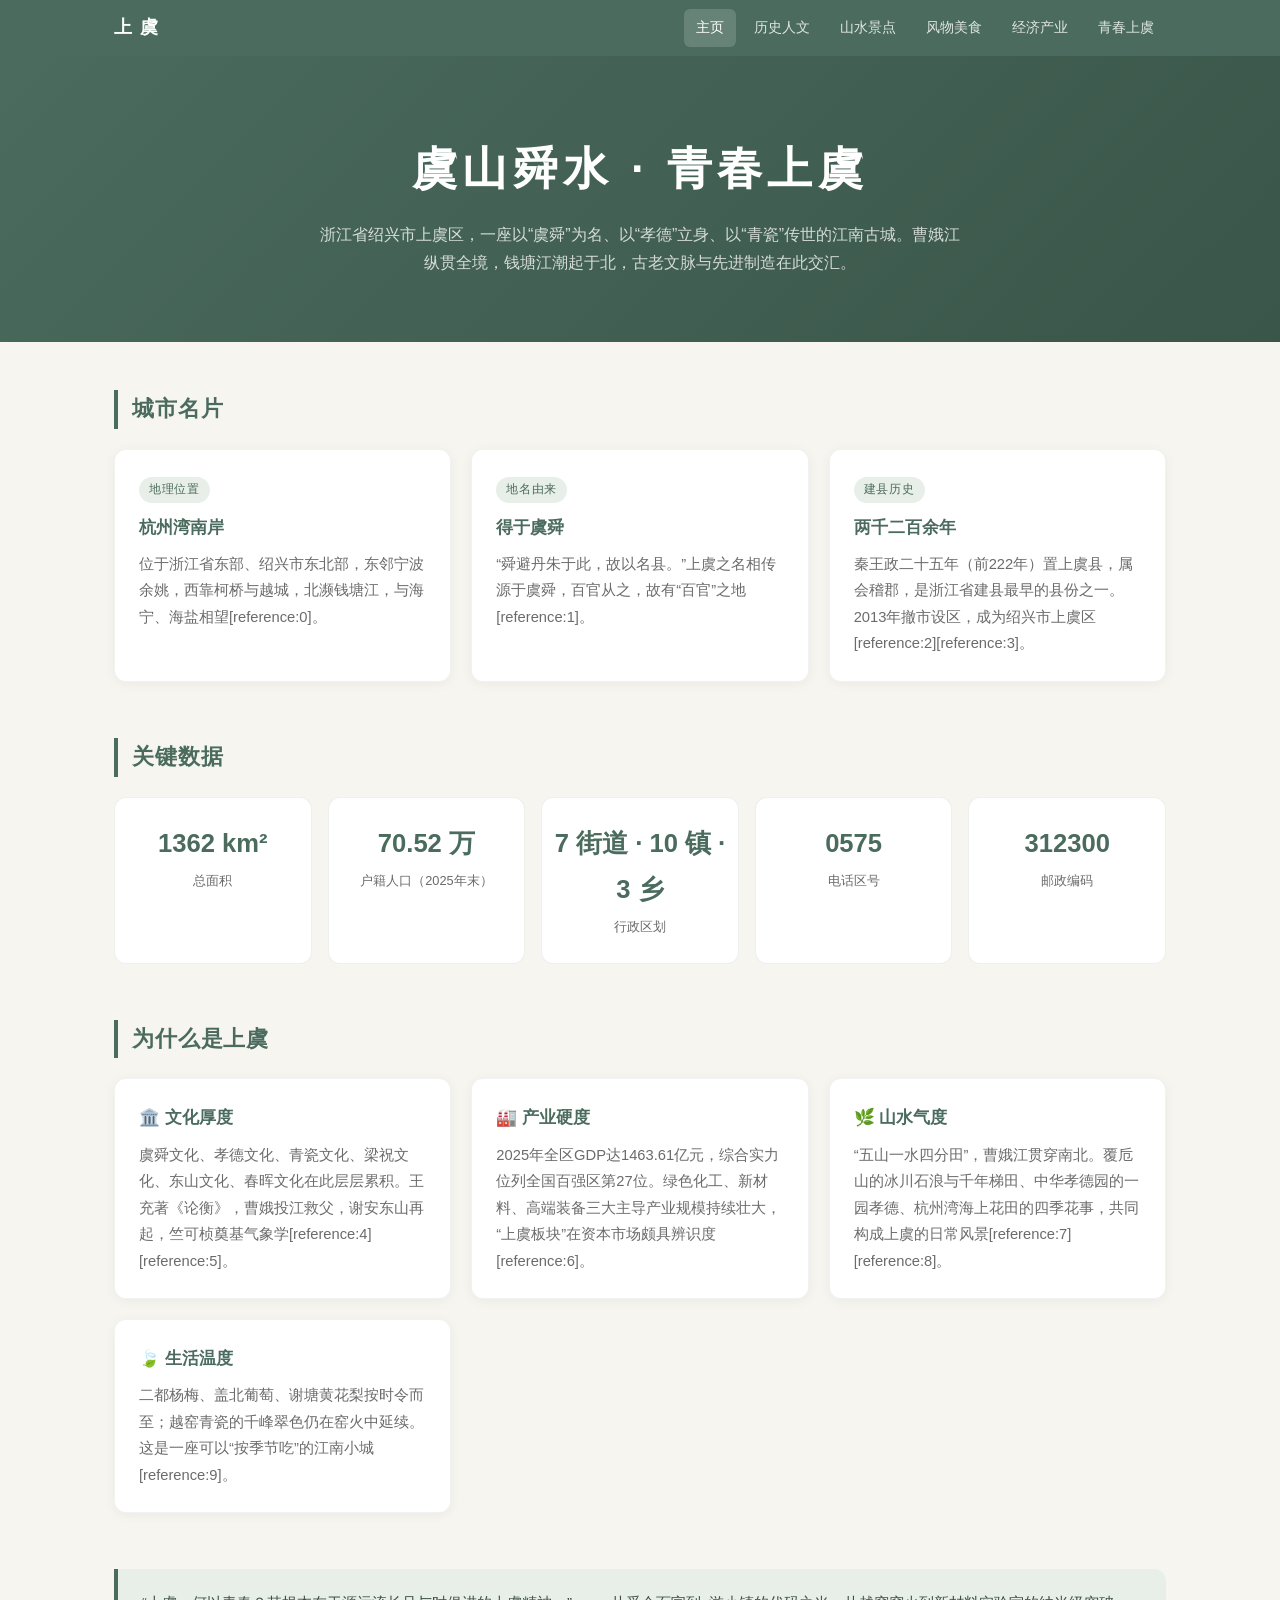
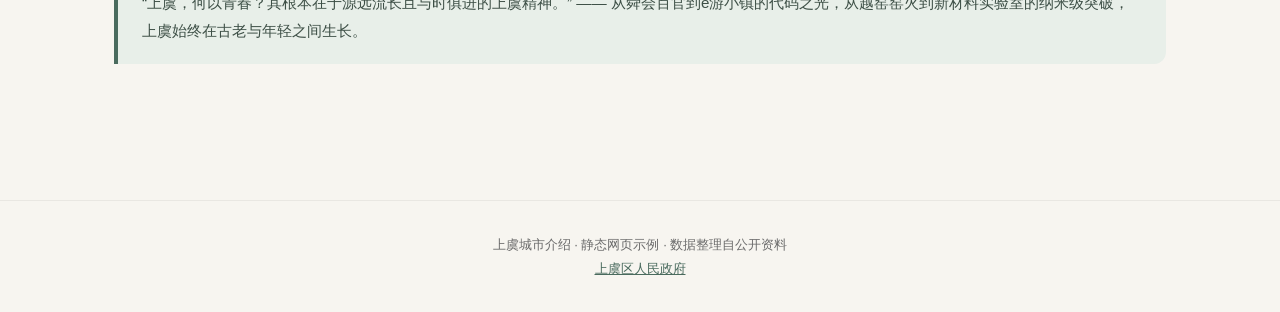
<file: index.html>
<!DOCTYPE html>
<html lang="zh-CN">
<head>
  <meta charset="UTF-8">
  <meta name="viewport" content="width=device-width, initial-scale=1.0">
  <title>上虞 · 虞山舜水，青春之城</title>
  <link rel="stylesheet" href="style.css">
</head>
<body>

<nav>
  <div class="nav-inner">
    <a class="nav-brand" href="index.html">上 虞</a>
    <div class="nav-links">
      <a href="index.html" class="active">主页</a>
      <a href="history.html">历史人文</a>
      <a href="tourism.html">山水景点</a>
      <a href="food.html">风物美食</a>
      <a href="economy.html">经济产业</a>
      <a href="modern.html">青春上虞</a>
    </div>
  </div>
</nav>

<header class="hero">
  <h1>虞山舜水 · 青春上虞</h1>
  <p>浙江省绍兴市上虞区，一座以“虞舜”为名、以“孝德”立身、以“青瓷”传世的江南古城。曹娥江纵贯全境，钱塘江潮起于北，古老文脉与先进制造在此交汇。</p>
</header>

<main>

  <section>
    <h2>城市名片</h2>
    <div class="grid grid-3">
      <div class="card">
        <span class="tag">地理位置</span>
        <h3>杭州湾南岸</h3>
        <p>位于浙江省东部、绍兴市东北部，东邻宁波余姚，西靠柯桥与越城，北濒钱塘江，与海宁、海盐相望[reference:0]。</p>
      </div>
      <div class="card">
        <span class="tag">地名由来</span>
        <h3>得于虞舜</h3>
        <p>“舜避丹朱于此，故以名县。”上虞之名相传源于虞舜，百官从之，故有“百官”之地[reference:1]。</p>
      </div>
      <div class="card">
        <span class="tag">建县历史</span>
        <h3>两千二百余年</h3>
        <p>秦王政二十五年（前222年）置上虞县，属会稽郡，是浙江省建县最早的县份之一。2013年撤市设区，成为绍兴市上虞区[reference:2][reference:3]。</p>
      </div>
    </div>
  </section>

  <section>
    <h2>关键数据</h2>
    <div class="stats">
      <div class="stat"><span class="num">1362 km²</span><span class="label">总面积</span></div>
      <div class="stat"><span class="num">70.52 万</span><span class="label">户籍人口（2025年末）</span></div>
      <div class="stat"><span class="num">7 街道 · 10 镇 · 3 乡</span><span class="label">行政区划</span></div>
      <div class="stat"><span class="num">0575</span><span class="label">电话区号</span></div>
      <div class="stat"><span class="num">312300</span><span class="label">邮政编码</span></div>
    </div>
  </section>

  <section>
    <h2>为什么是上虞</h2>
    <div class="grid grid-2">
      <div class="card">
        <h3>🏛️ 文化厚度</h3>
        <p>虞舜文化、孝德文化、青瓷文化、梁祝文化、东山文化、春晖文化在此层层累积。王充著《论衡》，曹娥投江救父，谢安东山再起，竺可桢奠基气象学[reference:4][reference:5]。</p>
      </div>
      <div class="card">
        <h3>🏭 产业硬度</h3>
        <p>2025年全区GDP达1463.61亿元，综合实力位列全国百强区第27位。绿色化工、新材料、高端装备三大主导产业规模持续壮大，“上虞板块”在资本市场颇具辨识度[reference:6]。</p>
      </div>
      <div class="card">
        <h3>🌿 山水气度</h3>
        <p>“五山一水四分田”，曹娥江贯穿南北。覆卮山的冰川石浪与千年梯田、中华孝德园的一园孝德、杭州湾海上花田的四季花事，共同构成上虞的日常风景[reference:7][reference:8]。</p>
      </div>
      <div class="card">
        <h3>🍃 生活温度</h3>
        <p>二都杨梅、盖北葡萄、谢塘黄花梨按时令而至；越窑青瓷的千峰翠色仍在窑火中延续。这是一座可以“按季节吃”的江南小城[reference:9]。</p>
      </div>
    </div>
  </section>

  <section>
    <div class="quote">
      “上虞，何以青春？其根本在于源远流长且与时俱进的上虞精神。” —— 从舜会百官到e游小镇的代码之光，从越窑窑火到新材料实验室的纳米级突破，上虞始终在古老与年轻之间生长。
    </div>
  </section>

</main>

<footer>
  <p>上虞城市介绍 · 静态网页示例 · 数据整理自公开资料</p>
  <p><a href="https://www.shangyu.gov.cn/" target="_blank" rel="noopener">上虞区人民政府</a></p>
</footer>

</body>
</html>
</file>
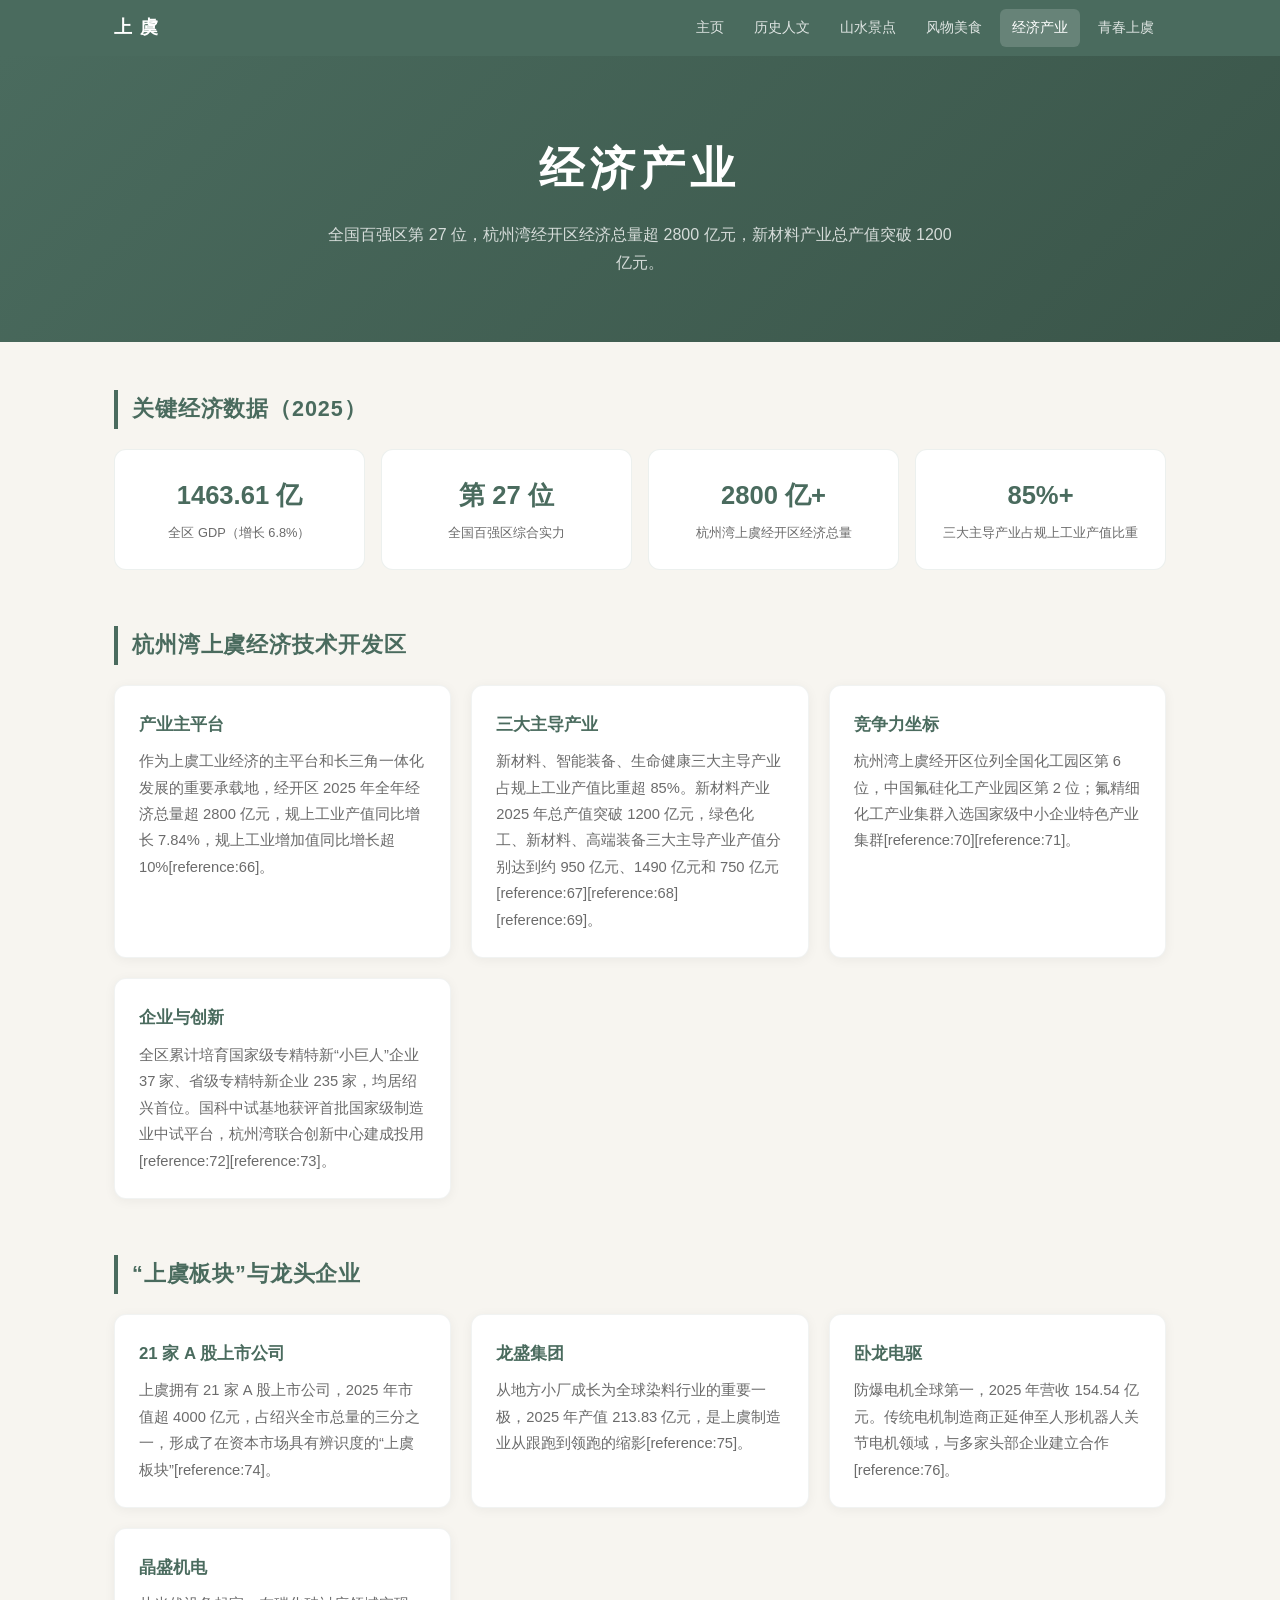
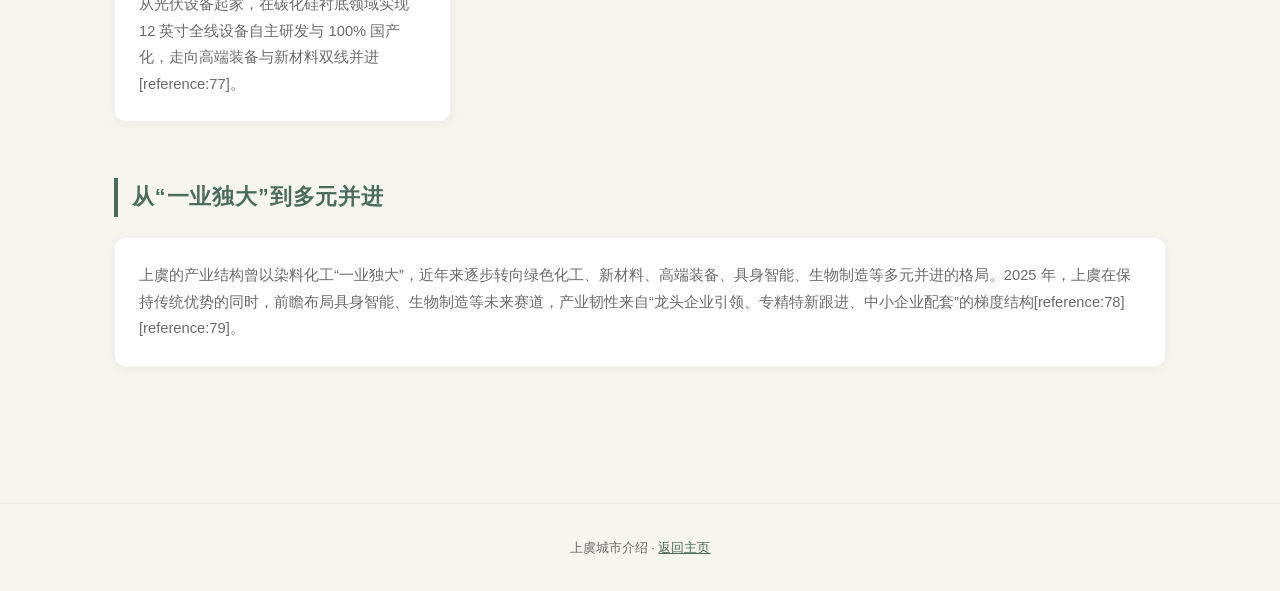
<file: economy.html>
<!DOCTYPE html>
<html lang="zh-CN">
<head>
  <meta charset="UTF-8">
  <meta name="viewport" content="width=device-width, initial-scale=1.0">
  <title>经济产业 · 上虞</title>
  <link rel="stylesheet" href="style.css">
</head>
<body>

<nav>
  <div class="nav-inner">
    <a class="nav-brand" href="index.html">上 虞</a>
    <div class="nav-links">
      <a href="index.html">主页</a>
      <a href="history.html">历史人文</a>
      <a href="tourism.html">山水景点</a>
      <a href="food.html">风物美食</a>
      <a href="economy.html" class="active">经济产业</a>
      <a href="modern.html">青春上虞</a>
    </div>
  </div>
</nav>

<header class="hero">
  <h1>经济产业</h1>
  <p>全国百强区第 27 位，杭州湾经开区经济总量超 2800 亿元，新材料产业总产值突破 1200 亿元。</p>
</header>

<main>

  <section>
    <h2>关键经济数据（2025）</h2>
    <div class="stats">
      <div class="stat"><span class="num">1463.61 亿</span><span class="label">全区 GDP（增长 6.8%）</span></div>
      <div class="stat"><span class="num">第 27 位</span><span class="label">全国百强区综合实力</span></div>
      <div class="stat"><span class="num">2800 亿+</span><span class="label">杭州湾上虞经开区经济总量</span></div>
      <div class="stat"><span class="num">85%+</span><span class="label">三大主导产业占规上工业产值比重</span></div>
    </div>
  </section>

  <section>
    <h2>杭州湾上虞经济技术开发区</h2>
    <div class="grid grid-2">
      <div class="card">
        <h3>产业主平台</h3>
        <p>作为上虞工业经济的主平台和长三角一体化发展的重要承载地，经开区 2025 年全年经济总量超 2800 亿元，规上工业产值同比增长 7.84%，规上工业增加值同比增长超 10%[reference:66]。</p>
      </div>
      <div class="card">
        <h3>三大主导产业</h3>
        <p>新材料、智能装备、生命健康三大主导产业占规上工业产值比重超 85%。新材料产业 2025 年总产值突破 1200 亿元，绿色化工、新材料、高端装备三大主导产业产值分别达到约 950 亿元、1490 亿元和 750 亿元[reference:67][reference:68][reference:69]。</p>
      </div>
      <div class="card">
        <h3>竞争力坐标</h3>
        <p>杭州湾上虞经开区位列全国化工园区第 6 位，中国氟硅化工产业园区第 2 位；氟精细化工产业集群入选国家级中小企业特色产业集群[reference:70][reference:71]。</p>
      </div>
      <div class="card">
        <h3>企业与创新</h3>
        <p>全区累计培育国家级专精特新“小巨人”企业 37 家、省级专精特新企业 235 家，均居绍兴首位。国科中试基地获评首批国家级制造业中试平台，杭州湾联合创新中心建成投用[reference:72][reference:73]。</p>
      </div>
    </div>
  </section>

  <section>
    <h2>“上虞板块”与龙头企业</h2>
    <div class="grid grid-2">
      <div class="card">
        <h3>21 家 A 股上市公司</h3>
        <p>上虞拥有 21 家 A 股上市公司，2025 年市值超 4000 亿元，占绍兴全市总量的三分之一，形成了在资本市场具有辨识度的“上虞板块”[reference:74]。</p>
      </div>
      <div class="card">
        <h3>龙盛集团</h3>
        <p>从地方小厂成长为全球染料行业的重要一极，2025 年产值 213.83 亿元，是上虞制造业从跟跑到领跑的缩影[reference:75]。</p>
      </div>
      <div class="card">
        <h3>卧龙电驱</h3>
        <p>防爆电机全球第一，2025 年营收 154.54 亿元。传统电机制造商正延伸至人形机器人关节电机领域，与多家头部企业建立合作[reference:76]。</p>
      </div>
      <div class="card">
        <h3>晶盛机电</h3>
        <p>从光伏设备起家，在碳化硅衬底领域实现 12 英寸全线设备自主研发与 100% 国产化，走向高端装备与新材料双线并进[reference:77]。</p>
      </div>
    </div>
  </section>

  <section>
    <h2>从“一业独大”到多元并进</h2>
    <div class="card">
      <p>上虞的产业结构曾以染料化工“一业独大”，近年来逐步转向绿色化工、新材料、高端装备、具身智能、生物制造等多元并进的格局。2025 年，上虞在保持传统优势的同时，前瞻布局具身智能、生物制造等未来赛道，产业韧性来自“龙头企业引领、专精特新跟进、中小企业配套”的梯度结构[reference:78][reference:79]。</p>
    </div>
  </section>

</main>

<footer>
  <p>上虞城市介绍 · <a href="index.html">返回主页</a></p>
</footer>

</body>
</html>
</file>
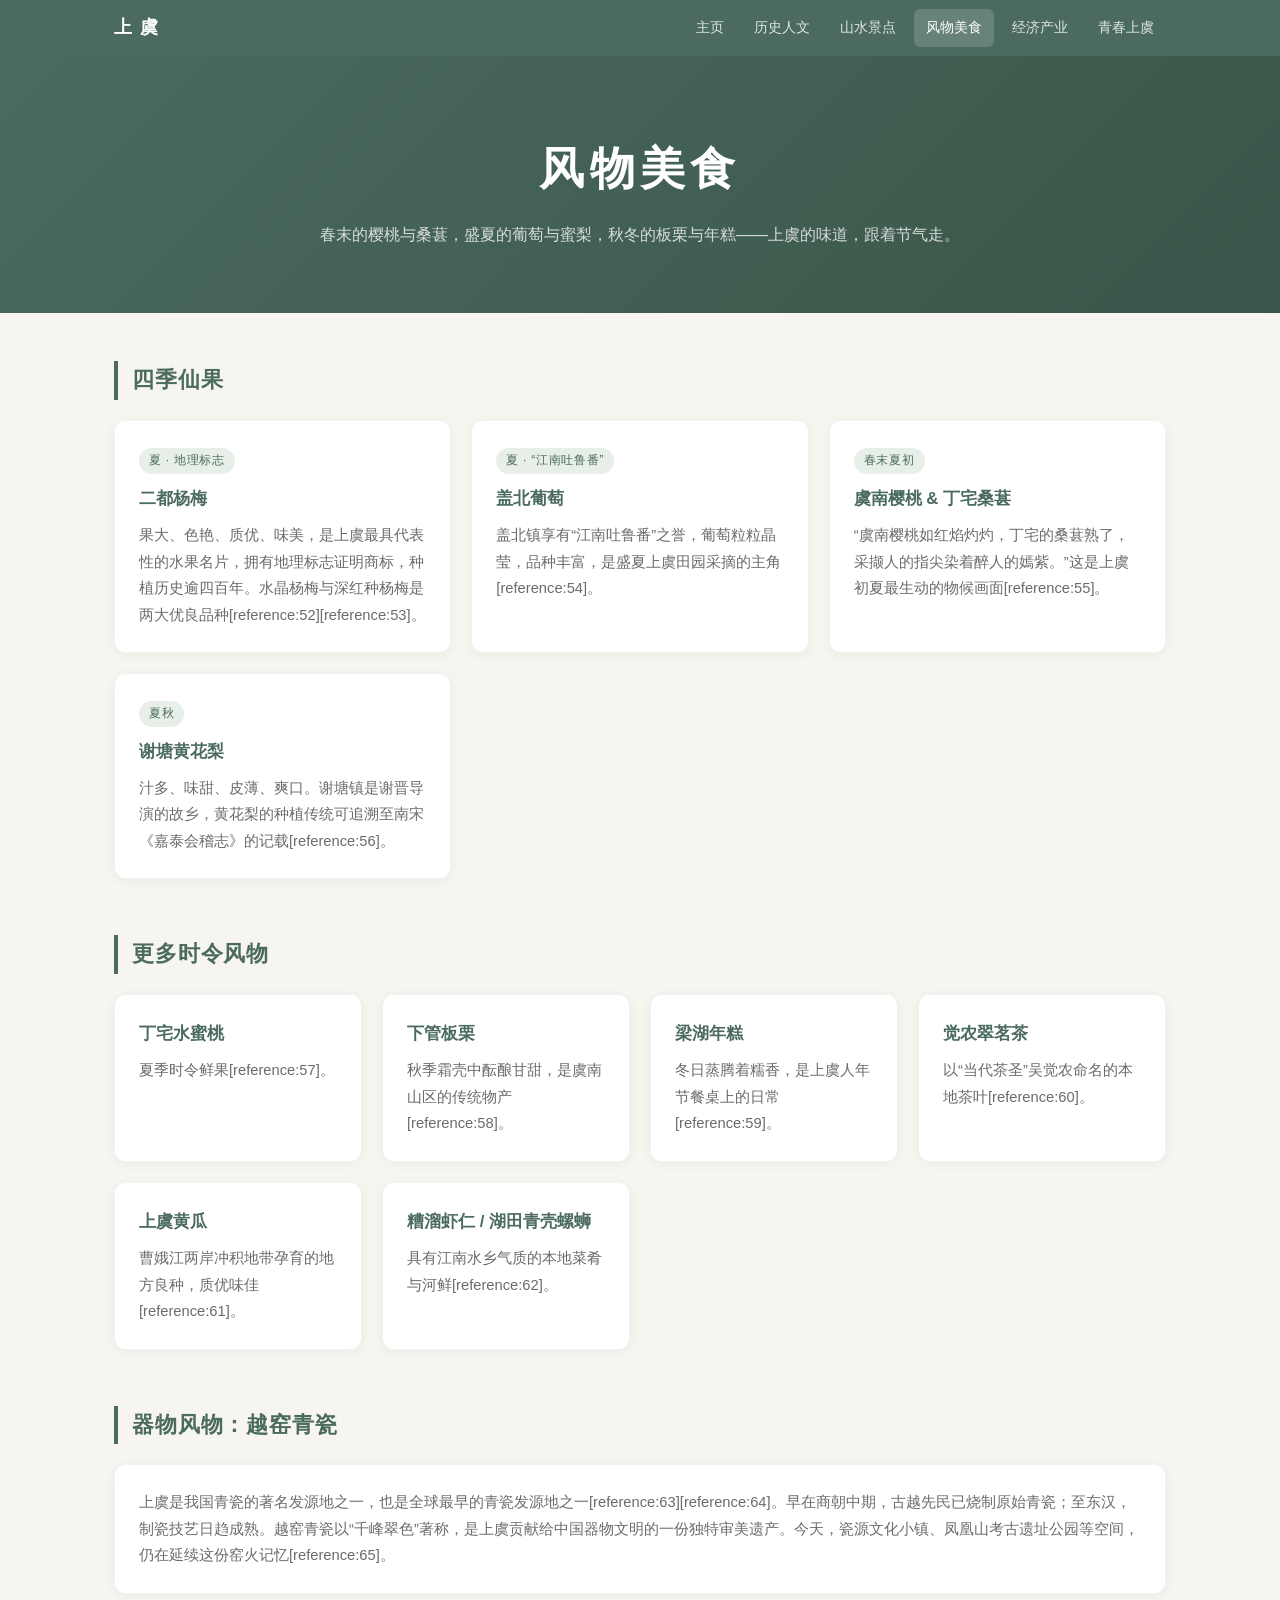
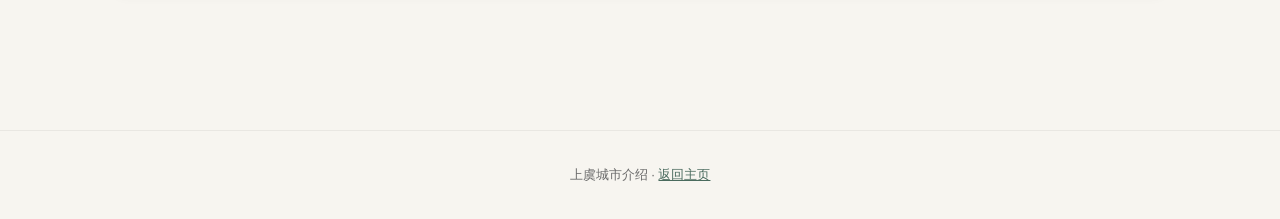
<file: food.html>
<!DOCTYPE html>
<html lang="zh-CN">
<head>
  <meta charset="UTF-8">
  <meta name="viewport" content="width=device-width, initial-scale=1.0">
  <title>风物美食 · 上虞</title>
  <link rel="stylesheet" href="style.css">
</head>
<body>

<nav>
  <div class="nav-inner">
    <a class="nav-brand" href="index.html">上 虞</a>
    <div class="nav-links">
      <a href="index.html">主页</a>
      <a href="history.html">历史人文</a>
      <a href="tourism.html">山水景点</a>
      <a href="food.html" class="active">风物美食</a>
      <a href="economy.html">经济产业</a>
      <a href="modern.html">青春上虞</a>
    </div>
  </div>
</nav>

<header class="hero">
  <h1>风物美食</h1>
  <p>春末的樱桃与桑葚，盛夏的葡萄与蜜梨，秋冬的板栗与年糕——上虞的味道，跟着节气走。</p>
</header>

<main>

  <section>
    <h2>四季仙果</h2>
    <div class="grid grid-2">
      <div class="card">
        <span class="tag">夏 · 地理标志</span>
        <h3>二都杨梅</h3>
        <p>果大、色艳、质优、味美，是上虞最具代表性的水果名片，拥有地理标志证明商标，种植历史逾四百年。水晶杨梅与深红种杨梅是两大优良品种[reference:52][reference:53]。</p>
      </div>
      <div class="card">
        <span class="tag">夏 · “江南吐鲁番”</span>
        <h3>盖北葡萄</h3>
        <p>盖北镇享有“江南吐鲁番”之誉，葡萄粒粒晶莹，品种丰富，是盛夏上虞田园采摘的主角[reference:54]。</p>
      </div>
      <div class="card">
        <span class="tag">春末夏初</span>
        <h3>虞南樱桃 & 丁宅桑葚</h3>
        <p>“虞南樱桃如红焰灼灼，丁宅的桑葚熟了，采撷人的指尖染着醉人的嫣紫。”这是上虞初夏最生动的物候画面[reference:55]。</p>
      </div>
      <div class="card">
        <span class="tag">夏秋</span>
        <h3>谢塘黄花梨</h3>
        <p>汁多、味甜、皮薄、爽口。谢塘镇是谢晋导演的故乡，黄花梨的种植传统可追溯至南宋《嘉泰会稽志》的记载[reference:56]。</p>
      </div>
    </div>
  </section>

  <section>
    <h2>更多时令风物</h2>
    <div class="grid grid-3">
      <div class="card"><h3>丁宅水蜜桃</h3><p>夏季时令鲜果[reference:57]。</p></div>
      <div class="card"><h3>下管板栗</h3><p>秋季霜壳中酝酿甘甜，是虞南山区的传统物产[reference:58]。</p></div>
      <div class="card"><h3>梁湖年糕</h3><p>冬日蒸腾着糯香，是上虞人年节餐桌上的日常[reference:59]。</p></div>
      <div class="card"><h3>觉农翠茗茶</h3><p>以“当代茶圣”吴觉农命名的本地茶叶[reference:60]。</p></div>
      <div class="card"><h3>上虞黄瓜</h3><p>曹娥江两岸冲积地带孕育的地方良种，质优味佳[reference:61]。</p></div>
      <div class="card"><h3>糟溜虾仁 / 湖田青壳螺蛳</h3><p>具有江南水乡气质的本地菜肴与河鲜[reference:62]。</p></div>
    </div>
  </section>

  <section>
    <h2>器物风物：越窑青瓷</h2>
    <div class="card">
      <p>上虞是我国青瓷的著名发源地之一，也是全球最早的青瓷发源地之一[reference:63][reference:64]。早在商朝中期，古越先民已烧制原始青瓷；至东汉，制瓷技艺日趋成熟。越窑青瓷以“千峰翠色”著称，是上虞贡献给中国器物文明的一份独特审美遗产。今天，瓷源文化小镇、凤凰山考古遗址公园等空间，仍在延续这份窑火记忆[reference:65]。</p>
    </div>
  </section>

</main>

<footer>
  <p>上虞城市介绍 · <a href="index.html">返回主页</a></p>
</footer>

</body>
</html>
</file>
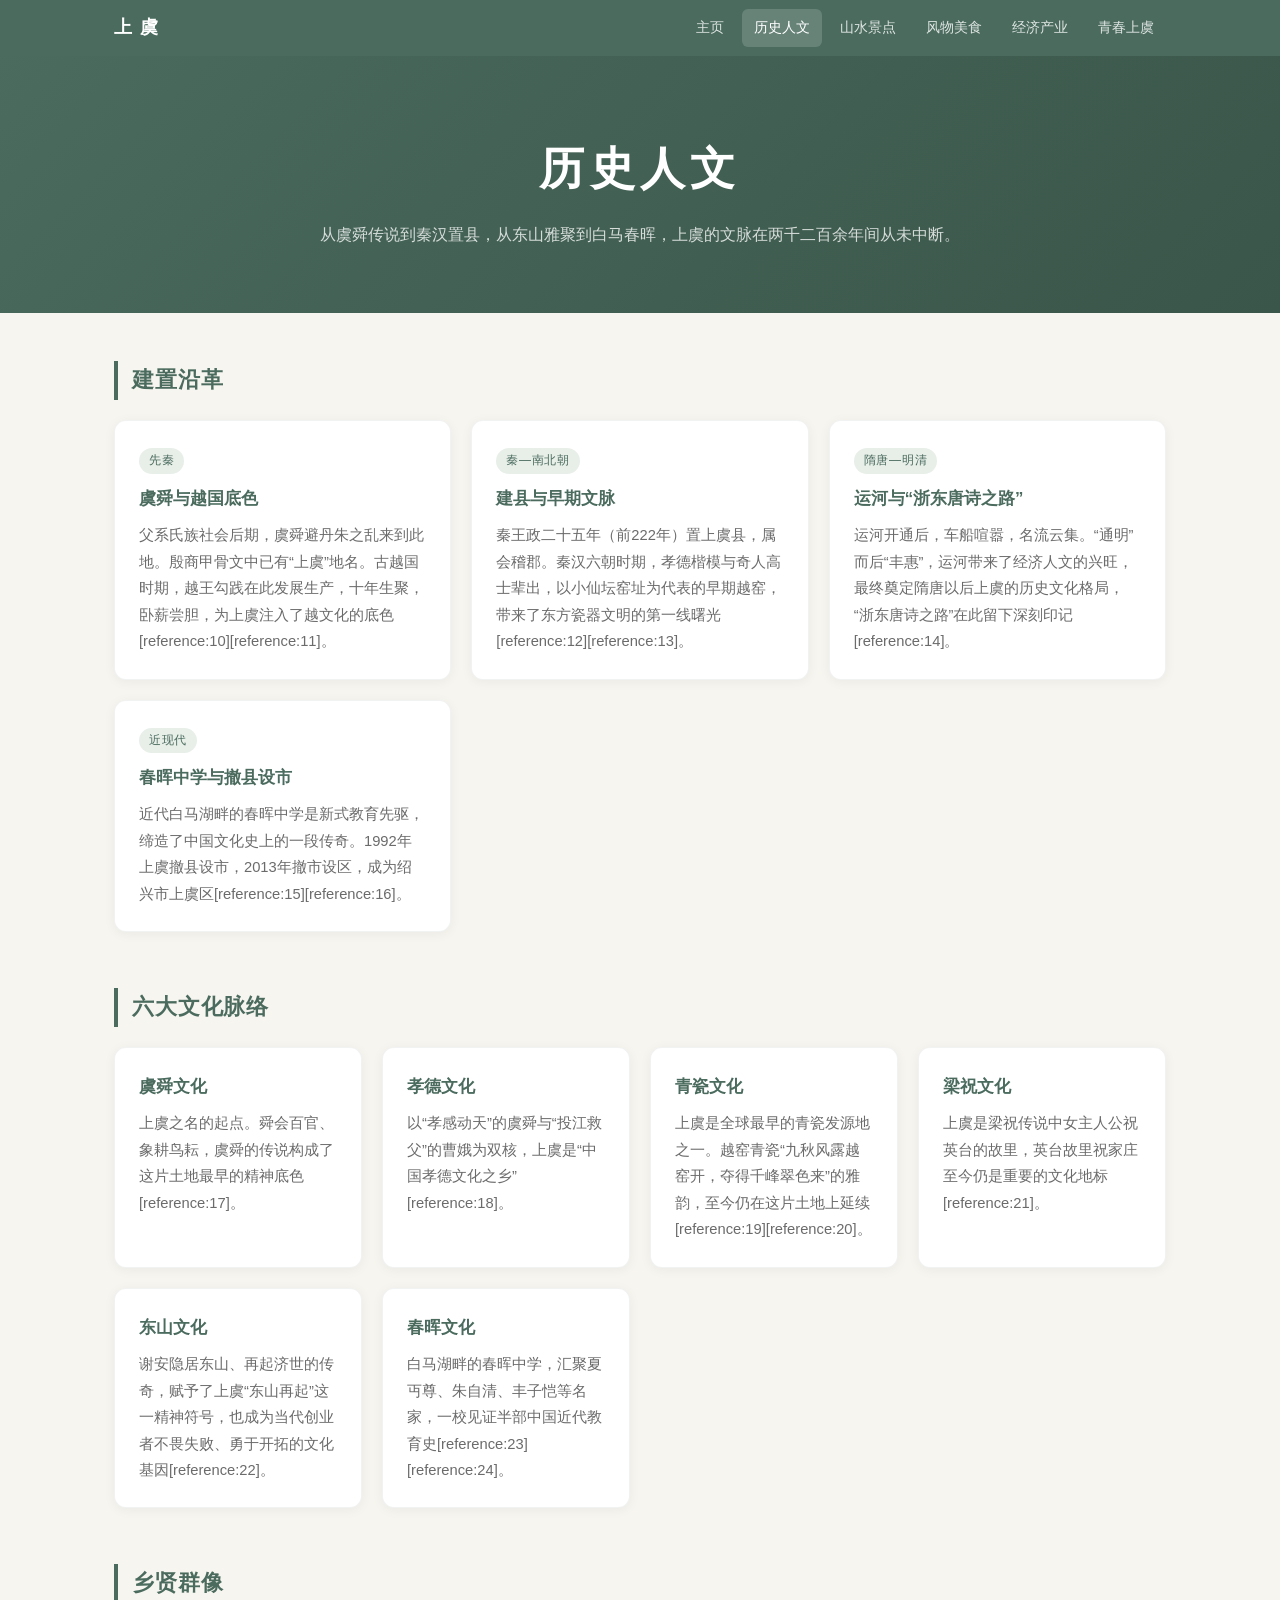
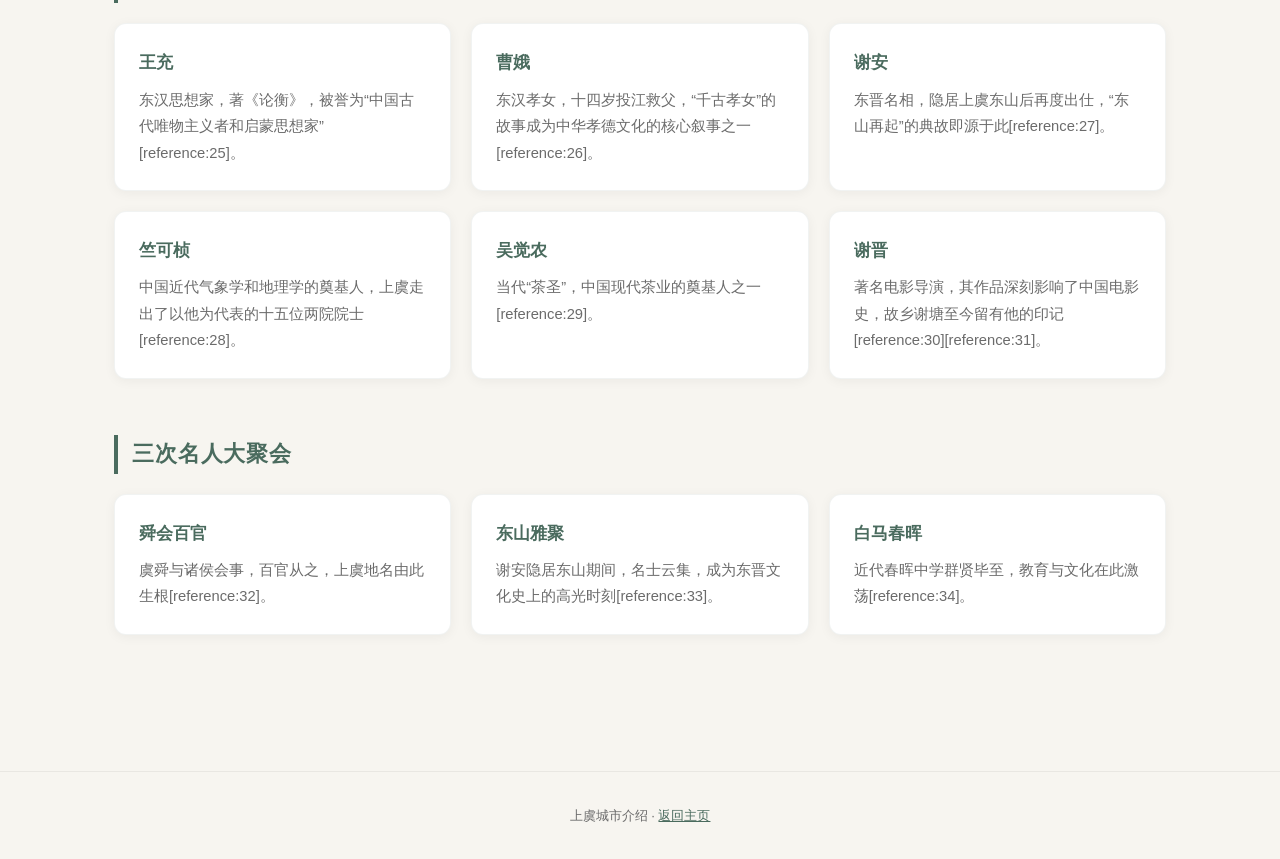
<file: history.html>
<!DOCTYPE html>
<html lang="zh-CN">
<head>
  <meta charset="UTF-8">
  <meta name="viewport" content="width=device-width, initial-scale=1.0">
  <title>历史人文 · 上虞</title>
  <link rel="stylesheet" href="style.css">
</head>
<body>

<nav>
  <div class="nav-inner">
    <a class="nav-brand" href="index.html">上 虞</a>
    <div class="nav-links">
      <a href="index.html">主页</a>
      <a href="history.html" class="active">历史人文</a>
      <a href="tourism.html">山水景点</a>
      <a href="food.html">风物美食</a>
      <a href="economy.html">经济产业</a>
      <a href="modern.html">青春上虞</a>
    </div>
  </div>
</nav>

<header class="hero">
  <h1>历史人文</h1>
  <p>从虞舜传说到秦汉置县，从东山雅聚到白马春晖，上虞的文脉在两千二百余年间从未中断。</p>
</header>

<main>

  <section>
    <h2>建置沿革</h2>
    <div class="grid grid-2">
      <div class="card">
        <span class="tag">先秦</span>
        <h3>虞舜与越国底色</h3>
        <p>父系氏族社会后期，虞舜避丹朱之乱来到此地。殷商甲骨文中已有“上虞”地名。古越国时期，越王勾践在此发展生产，十年生聚，卧薪尝胆，为上虞注入了越文化的底色[reference:10][reference:11]。</p>
      </div>
      <div class="card">
        <span class="tag">秦—南北朝</span>
        <h3>建县与早期文脉</h3>
        <p>秦王政二十五年（前222年）置上虞县，属会稽郡。秦汉六朝时期，孝德楷模与奇人高士辈出，以小仙坛窑址为代表的早期越窑，带来了东方瓷器文明的第一线曙光[reference:12][reference:13]。</p>
      </div>
      <div class="card">
        <span class="tag">隋唐—明清</span>
        <h3>运河与“浙东唐诗之路”</h3>
        <p>运河开通后，车船喧嚣，名流云集。“通明”而后“丰惠”，运河带来了经济人文的兴旺，最终奠定隋唐以后上虞的历史文化格局，“浙东唐诗之路”在此留下深刻印记[reference:14]。</p>
      </div>
      <div class="card">
        <span class="tag">近现代</span>
        <h3>春晖中学与撤县设市</h3>
        <p>近代白马湖畔的春晖中学是新式教育先驱，缔造了中国文化史上的一段传奇。1992年上虞撤县设市，2013年撤市设区，成为绍兴市上虞区[reference:15][reference:16]。</p>
      </div>
    </div>
  </section>

  <section>
    <h2>六大文化脉络</h2>
    <div class="grid grid-3">
      <div class="card">
        <h3>虞舜文化</h3>
        <p>上虞之名的起点。舜会百官、象耕鸟耘，虞舜的传说构成了这片土地最早的精神底色[reference:17]。</p>
      </div>
      <div class="card">
        <h3>孝德文化</h3>
        <p>以“孝感动天”的虞舜与“投江救父”的曹娥为双核，上虞是“中国孝德文化之乡”[reference:18]。</p>
      </div>
      <div class="card">
        <h3>青瓷文化</h3>
        <p>上虞是全球最早的青瓷发源地之一。越窑青瓷“九秋风露越窑开，夺得千峰翠色来”的雅韵，至今仍在这片土地上延续[reference:19][reference:20]。</p>
      </div>
      <div class="card">
        <h3>梁祝文化</h3>
        <p>上虞是梁祝传说中女主人公祝英台的故里，英台故里祝家庄至今仍是重要的文化地标[reference:21]。</p>
      </div>
      <div class="card">
        <h3>东山文化</h3>
        <p>谢安隐居东山、再起济世的传奇，赋予了上虞“东山再起”这一精神符号，也成为当代创业者不畏失败、勇于开拓的文化基因[reference:22]。</p>
      </div>
      <div class="card">
        <h3>春晖文化</h3>
        <p>白马湖畔的春晖中学，汇聚夏丏尊、朱自清、丰子恺等名家，一校见证半部中国近代教育史[reference:23][reference:24]。</p>
      </div>
    </div>
  </section>

  <section>
    <h2>乡贤群像</h2>
    <div class="grid grid-2">
      <div class="card">
        <h3>王充</h3>
        <p>东汉思想家，著《论衡》，被誉为“中国古代唯物主义者和启蒙思想家”[reference:25]。</p>
      </div>
      <div class="card">
        <h3>曹娥</h3>
        <p>东汉孝女，十四岁投江救父，“千古孝女”的故事成为中华孝德文化的核心叙事之一[reference:26]。</p>
      </div>
      <div class="card">
        <h3>谢安</h3>
        <p>东晋名相，隐居上虞东山后再度出仕，“东山再起”的典故即源于此[reference:27]。</p>
      </div>
      <div class="card">
        <h3>竺可桢</h3>
        <p>中国近代气象学和地理学的奠基人，上虞走出了以他为代表的十五位两院院士[reference:28]。</p>
      </div>
      <div class="card">
        <h3>吴觉农</h3>
        <p>当代“茶圣”，中国现代茶业的奠基人之一[reference:29]。</p>
      </div>
      <div class="card">
        <h3>谢晋</h3>
        <p>著名电影导演，其作品深刻影响了中国电影史，故乡谢塘至今留有他的印记[reference:30][reference:31]。</p>
      </div>
    </div>
  </section>

  <section>
    <h2>三次名人大聚会</h2>
    <div class="grid grid-3">
      <div class="card"><h3>舜会百官</h3><p>虞舜与诸侯会事，百官从之，上虞地名由此生根[reference:32]。</p></div>
      <div class="card"><h3>东山雅聚</h3><p>谢安隐居东山期间，名士云集，成为东晋文化史上的高光时刻[reference:33]。</p></div>
      <div class="card"><h3>白马春晖</h3><p>近代春晖中学群贤毕至，教育与文化在此激荡[reference:34]。</p></div>
    </div>
  </section>

</main>

<footer>
  <p>上虞城市介绍 · <a href="index.html">返回主页</a></p>
</footer>

</body>
</html>
</file>
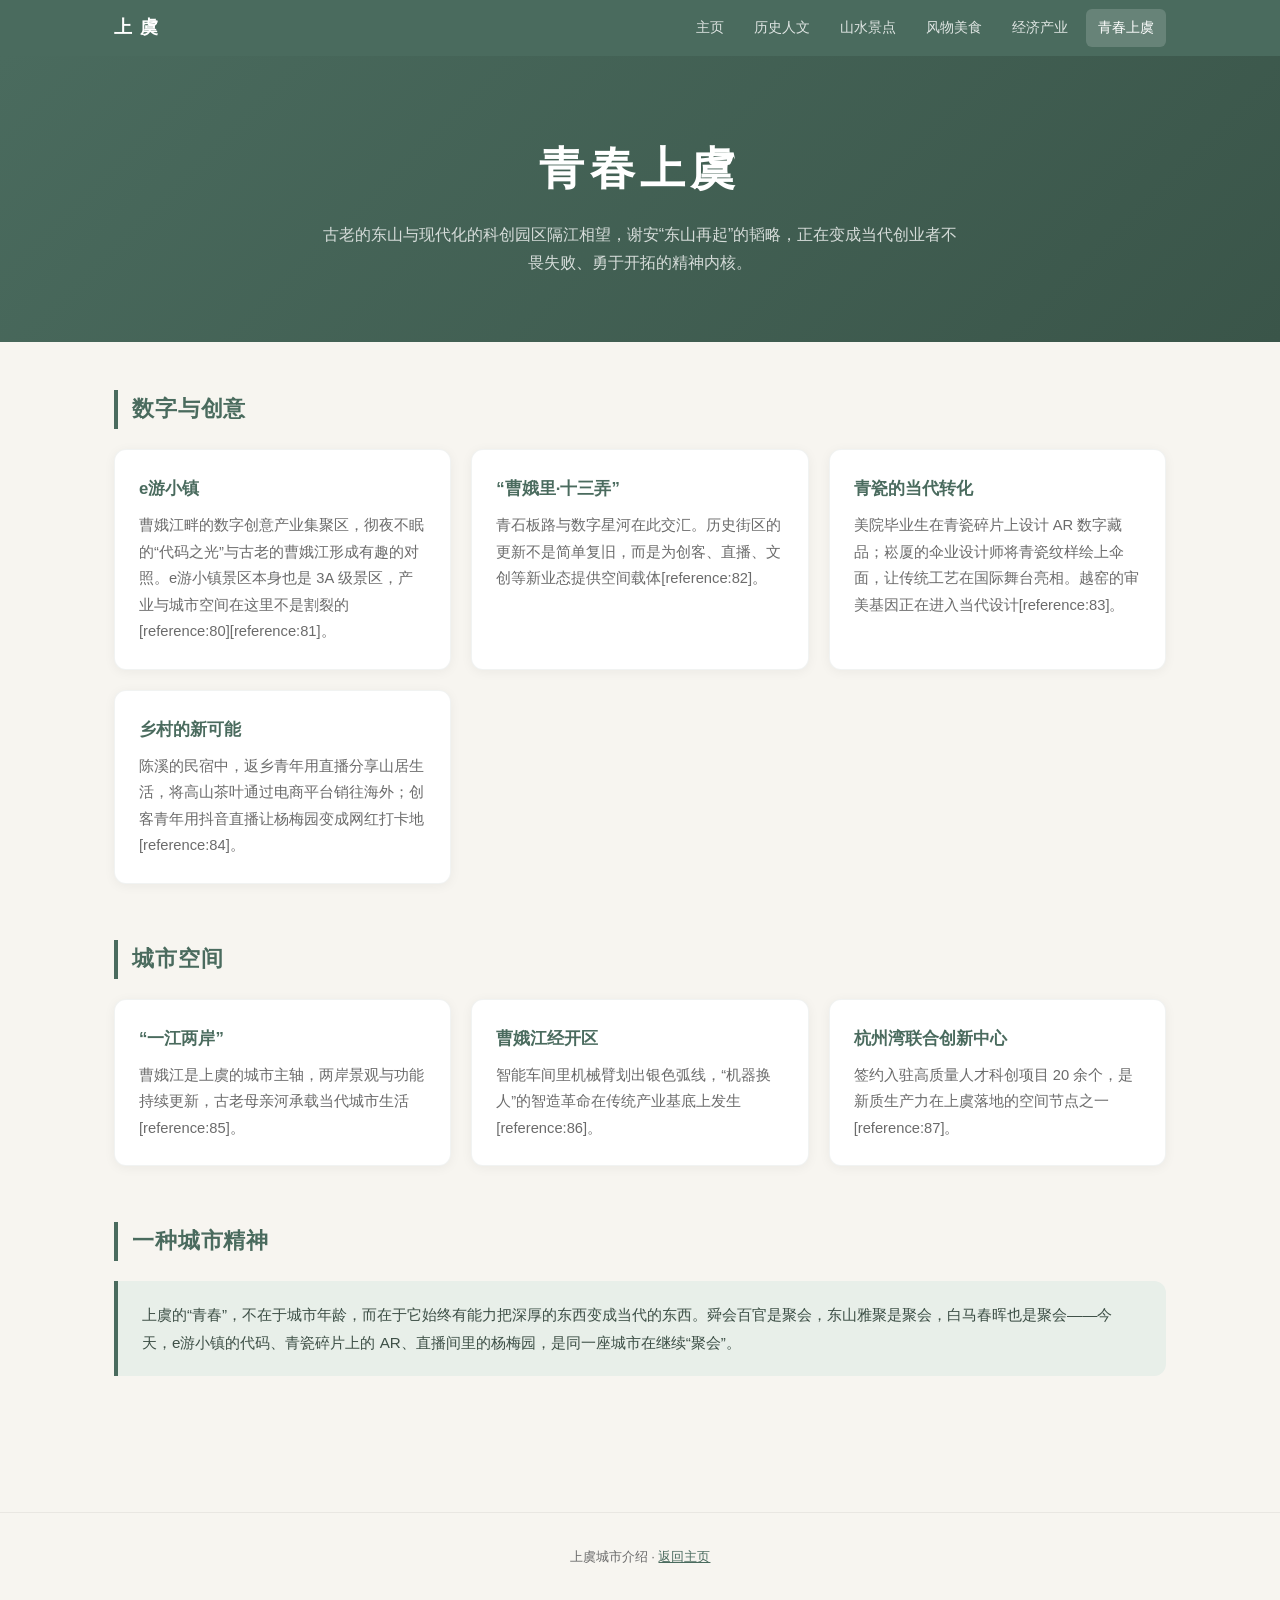
<file: modern.html>
<!DOCTYPE html>
<html lang="zh-CN">
<head>
  <meta charset="UTF-8">
  <meta name="viewport" content="width=device-width, initial-scale=1.0">
  <title>青春上虞 · 上虞</title>
  <link rel="stylesheet" href="style.css">
</head>
<body>

<nav>
  <div class="nav-inner">
    <a class="nav-brand" href="index.html">上 虞</a>
    <div class="nav-links">
      <a href="index.html">主页</a>
      <a href="history.html">历史人文</a>
      <a href="tourism.html">山水景点</a>
      <a href="food.html">风物美食</a>
      <a href="economy.html">经济产业</a>
      <a href="modern.html" class="active">青春上虞</a>
    </div>
  </div>
</nav>

<header class="hero">
  <h1>青春上虞</h1>
  <p>古老的东山与现代化的科创园区隔江相望，谢安“东山再起”的韬略，正在变成当代创业者不畏失败、勇于开拓的精神内核。</p>
</header>

<main>

  <section>
    <h2>数字与创意</h2>
    <div class="grid grid-2">
      <div class="card">
        <h3>e游小镇</h3>
        <p>曹娥江畔的数字创意产业集聚区，彻夜不眠的“代码之光”与古老的曹娥江形成有趣的对照。e游小镇景区本身也是 3A 级景区，产业与城市空间在这里不是割裂的[reference:80][reference:81]。</p>
      </div>
      <div class="card">
        <h3>“曹娥里·十三弄”</h3>
        <p>青石板路与数字星河在此交汇。历史街区的更新不是简单复旧，而是为创客、直播、文创等新业态提供空间载体[reference:82]。</p>
      </div>
      <div class="card">
        <h3>青瓷的当代转化</h3>
        <p>美院毕业生在青瓷碎片上设计 AR 数字藏品；崧厦的伞业设计师将青瓷纹样绘上伞面，让传统工艺在国际舞台亮相。越窑的审美基因正在进入当代设计[reference:83]。</p>
      </div>
      <div class="card">
        <h3>乡村的新可能</h3>
        <p>陈溪的民宿中，返乡青年用直播分享山居生活，将高山茶叶通过电商平台销往海外；创客青年用抖音直播让杨梅园变成网红打卡地[reference:84]。</p>
      </div>
    </div>
  </section>

  <section>
    <h2>城市空间</h2>
    <div class="grid grid-3">
      <div class="card"><h3>“一江两岸”</h3><p>曹娥江是上虞的城市主轴，两岸景观与功能持续更新，古老母亲河承载当代城市生活[reference:85]。</p></div>
      <div class="card"><h3>曹娥江经开区</h3><p>智能车间里机械臂划出银色弧线，“机器换人”的智造革命在传统产业基底上发生[reference:86]。</p></div>
      <div class="card"><h3>杭州湾联合创新中心</h3><p>签约入驻高质量人才科创项目 20 余个，是新质生产力在上虞落地的空间节点之一[reference:87]。</p></div>
    </div>
  </section>

  <section>
    <h2>一种城市精神</h2>
    <div class="quote">
      上虞的“青春”，不在于城市年龄，而在于它始终有能力把深厚的东西变成当代的东西。舜会百官是聚会，东山雅聚是聚会，白马春晖也是聚会——今天，e游小镇的代码、青瓷碎片上的 AR、直播间里的杨梅园，是同一座城市在继续“聚会”。
    </div>
  </section>

</main>

<footer>
  <p>上虞城市介绍 · <a href="index.html">返回主页</a></p>
</footer>

</body>
</html>
</file>
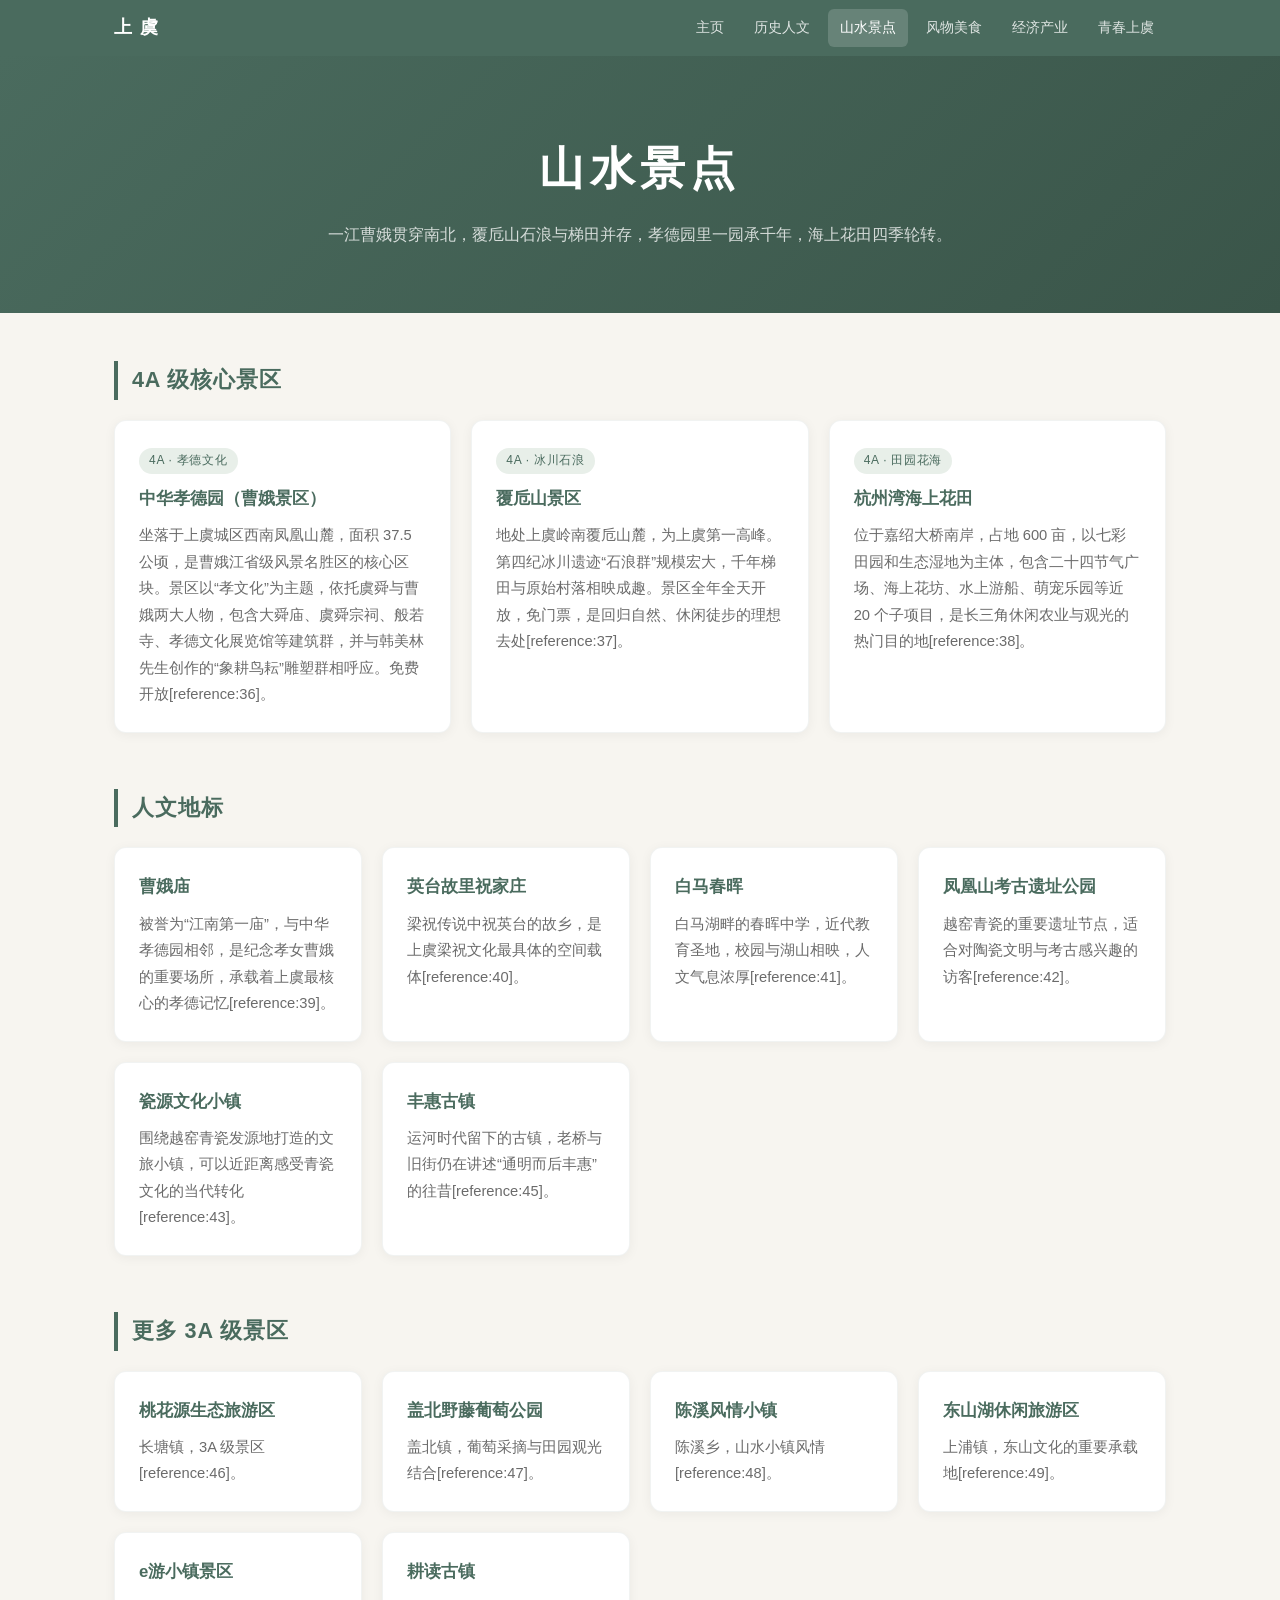
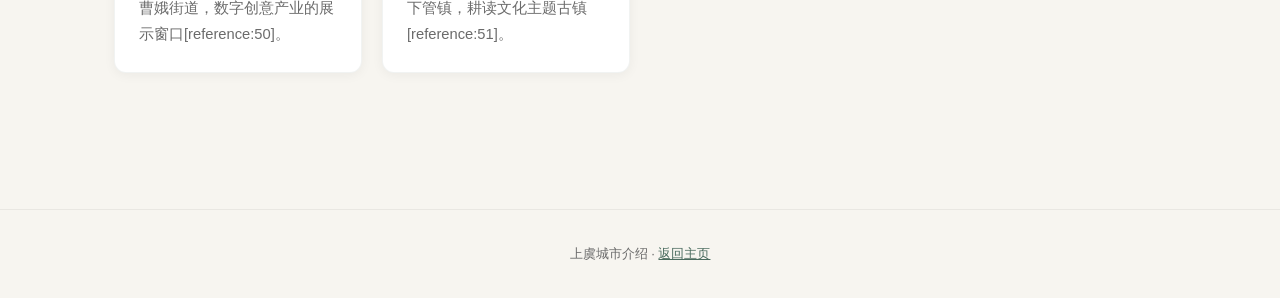
<file: tourism.html>
<!DOCTYPE html>
<html lang="zh-CN">
<head>
  <meta charset="UTF-8">
  <meta name="viewport" content="width=device-width, initial-scale=1.0">
  <title>山水景点 · 上虞</title>
  <link rel="stylesheet" href="style.css">
</head>
<body>

<nav>
  <div class="nav-inner">
    <a class="nav-brand" href="index.html">上 虞</a>
    <div class="nav-links">
      <a href="index.html">主页</a>
      <a href="history.html">历史人文</a>
      <a href="tourism.html" class="active">山水景点</a>
      <a href="food.html">风物美食</a>
      <a href="economy.html">经济产业</a>
      <a href="modern.html">青春上虞</a>
    </div>
  </div>
</nav>

<header class="hero">
  <h1>山水景点</h1>
  <p>一江曹娥贯穿南北，覆卮山石浪与梯田并存，孝德园里一园承千年，海上花田四季轮转。</p>
</header>

<main>

  <section>
    <h2>4A 级核心景区</h2>
    <div class="grid grid-2">
      <div class="card">
        <span class="tag">4A · 孝德文化</span>
        <h3>中华孝德园（曹娥景区）</h3>
        <p>坐落于上虞城区西南凤凰山麓，面积 37.5 公顷，是曹娥江省级风景名胜区的核心区块。景区以“孝文化”为主题，依托虞舜与曹娥两大人物，包含大舜庙、虞舜宗祠、般若寺、孝德文化展览馆等建筑群，并与韩美林先生创作的“象耕鸟耘”雕塑群相呼应。免费开放[reference:36]。</p>
      </div>
      <div class="card">
        <span class="tag">4A · 冰川石浪</span>
        <h3>覆卮山景区</h3>
        <p>地处上虞岭南覆卮山麓，为上虞第一高峰。第四纪冰川遗迹“石浪群”规模宏大，千年梯田与原始村落相映成趣。景区全年全天开放，免门票，是回归自然、休闲徒步的理想去处[reference:37]。</p>
      </div>
      <div class="card">
        <span class="tag">4A · 田园花海</span>
        <h3>杭州湾海上花田</h3>
        <p>位于嘉绍大桥南岸，占地 600 亩，以七彩田园和生态湿地为主体，包含二十四节气广场、海上花坊、水上游船、萌宠乐园等近 20 个子项目，是长三角休闲农业与观光的热门目的地[reference:38]。</p>
      </div>
    </div>
  </section>

  <section>
    <h2>人文地标</h2>
    <div class="grid grid-3">
      <div class="card">
        <h3>曹娥庙</h3>
        <p>被誉为“江南第一庙”，与中华孝德园相邻，是纪念孝女曹娥的重要场所，承载着上虞最核心的孝德记忆[reference:39]。</p>
      </div>
      <div class="card">
        <h3>英台故里祝家庄</h3>
        <p>梁祝传说中祝英台的故乡，是上虞梁祝文化最具体的空间载体[reference:40]。</p>
      </div>
      <div class="card">
        <h3>白马春晖</h3>
        <p>白马湖畔的春晖中学，近代教育圣地，校园与湖山相映，人文气息浓厚[reference:41]。</p>
      </div>
      <div class="card">
        <h3>凤凰山考古遗址公园</h3>
        <p>越窑青瓷的重要遗址节点，适合对陶瓷文明与考古感兴趣的访客[reference:42]。</p>
      </div>
      <div class="card">
        <h3>瓷源文化小镇</h3>
        <p>围绕越窑青瓷发源地打造的文旅小镇，可以近距离感受青瓷文化的当代转化[reference:43]。</p>
      </div>
      <div class="card">
        <h3>丰惠古镇</h3>
        <p>运河时代留下的古镇，老桥与旧街仍在讲述“通明而后丰惠”的往昔[reference:45]。</p>
      </div>
    </div>
  </section>

  <section>
    <h2>更多 3A 级景区</h2>
    <div class="grid grid-3">
      <div class="card"><h3>桃花源生态旅游区</h3><p>长塘镇，3A 级景区[reference:46]。</p></div>
      <div class="card"><h3>盖北野藤葡萄公园</h3><p>盖北镇，葡萄采摘与田园观光结合[reference:47]。</p></div>
      <div class="card"><h3>陈溪风情小镇</h3><p>陈溪乡，山水小镇风情[reference:48]。</p></div>
      <div class="card"><h3>东山湖休闲旅游区</h3><p>上浦镇，东山文化的重要承载地[reference:49]。</p></div>
      <div class="card"><h3>e游小镇景区</h3><p>曹娥街道，数字创意产业的展示窗口[reference:50]。</p></div>
      <div class="card"><h3>耕读古镇</h3><p>下管镇，耕读文化主题古镇[reference:51]。</p></div>
    </div>
  </section>

</main>

<footer>
  <p>上虞城市介绍 · <a href="index.html">返回主页</a></p>
</footer>

</body>
</html>
</file>
<file: style.css>
:root {
  --ink: #2b2b2b;
  --celadon: #4a6b5e;
  --celadon-light: #e8efe9;
  --sand: #f7f5f0;
  --muted: #6b6b6b;
  --radius: 12px;
}

* { margin: 0; padding: 0; box-sizing: border-box; }

body {
  font-family: -apple-system, BlinkMacSystemFont, "Segoe UI", "PingFang SC", "Hiragino Sans GB", "Microsoft YaHei", sans-serif;
  background: var(--sand);
  color: var(--ink);
  line-height: 1.8;
}

/* 导航 */
nav {
  background: var(--celadon);
  position: sticky;
  top: 0;
  z-index: 100;
}
.nav-inner {
  max-width: 1100px;
  margin: 0 auto;
  display: flex;
  align-items: center;
  justify-content: space-between;
  padding: 0 24px;
  height: 56px;
}
.nav-brand {
  color: #fff;
  font-size: 1.1rem;
  font-weight: 700;
  letter-spacing: 0.08em;
  text-decoration: none;
}
.nav-links { display: flex; gap: 6px; flex-wrap: wrap; }
.nav-links a {
  color: rgba(255,255,255,0.82);
  text-decoration: none;
  font-size: 0.88rem;
  padding: 6px 12px;
  border-radius: 6px;
  transition: background 0.2s;
}
.nav-links a:hover,
.nav-links a.active { background: rgba(255,255,255,0.16); color: #fff; }

/* 页头 */
header.hero {
  background: linear-gradient(135deg, var(--celadon) 0%, #3a5549 100%);
  color: #fff;
  padding: 72px 24px 64px;
  text-align: center;
}
header.hero h1 { font-size: clamp(1.8rem, 4vw, 2.8rem); letter-spacing: 0.12em; margin-bottom: 12px; }
header.hero p { color: rgba(255,255,255,0.78); max-width: 640px; margin: 0 auto; font-size: 1rem; }

/* 内容容器 */
main { max-width: 1100px; margin: 0 auto; padding: 48px 24px 80px; }

section { margin-bottom: 56px; }
section > h2 {
  font-size: 1.35rem;
  color: var(--celadon);
  margin-bottom: 20px;
  padding-left: 14px;
  border-left: 4px solid var(--celadon);
  letter-spacing: 0.04em;
}

/* 卡片网格 */
.grid { display: grid; gap: 20px; }
.grid-2 { grid-template-columns: repeat(auto-fit, minmax(280px, 1fr)); }
.grid-3 { grid-template-columns: repeat(auto-fit, minmax(220px, 1fr)); }

.card {
  background: #fff;
  border-radius: var(--radius);
  padding: 24px;
  box-shadow: 0 2px 12px rgba(0,0,0,0.05);
  border: 1px solid rgba(74,107,94,0.08);
}
.card h3 { font-size: 1.05rem; color: var(--celadon); margin-bottom: 8px; }
.card p { font-size: 0.92rem; color: var(--muted); }
.card .tag {
  display: inline-block;
  font-size: 0.75rem;
  background: var(--celadon-light);
  color: var(--celadon);
  padding: 2px 10px;
  border-radius: 20px;
  margin-bottom: 10px;
  letter-spacing: 0.06em;
}

/* 数据条 */
.stats {
  display: grid;
  grid-template-columns: repeat(auto-fit, minmax(140px, 1fr));
  gap: 16px;
}
.stat {
  text-align: center;
  background: #fff;
  border-radius: var(--radius);
  padding: 22px 12px;
  border: 1px solid rgba(74,107,94,0.1);
}
.stat .num { font-size: 1.6rem; font-weight: 700; color: var(--celadon); display: block; }
.stat .label { font-size: 0.8rem; color: var(--muted); margin-top: 4px; }

/* 引文块 */
.quote {
  background: var(--celadon-light);
  border-left: 4px solid var(--celadon);
  padding: 20px 24px;
  border-radius: 0 var(--radius) var(--radius) 0;
  font-size: 0.95rem;
  color: #3d4f46;
}

/* 页脚 */
footer {
  text-align: center;
  padding: 32px 24px;
  font-size: 0.82rem;
  color: var(--muted);
  border-top: 1px solid rgba(0,0,0,0.06);
}
footer a { color: var(--celadon); }

@media (max-width: 640px) {
  .nav-inner { height: auto; padding: 10px 16px; flex-direction: column; gap: 6px; }
  .nav-links { justify-content: center; }
  header.hero { padding: 48px 20px 40px; }
}
</file>
